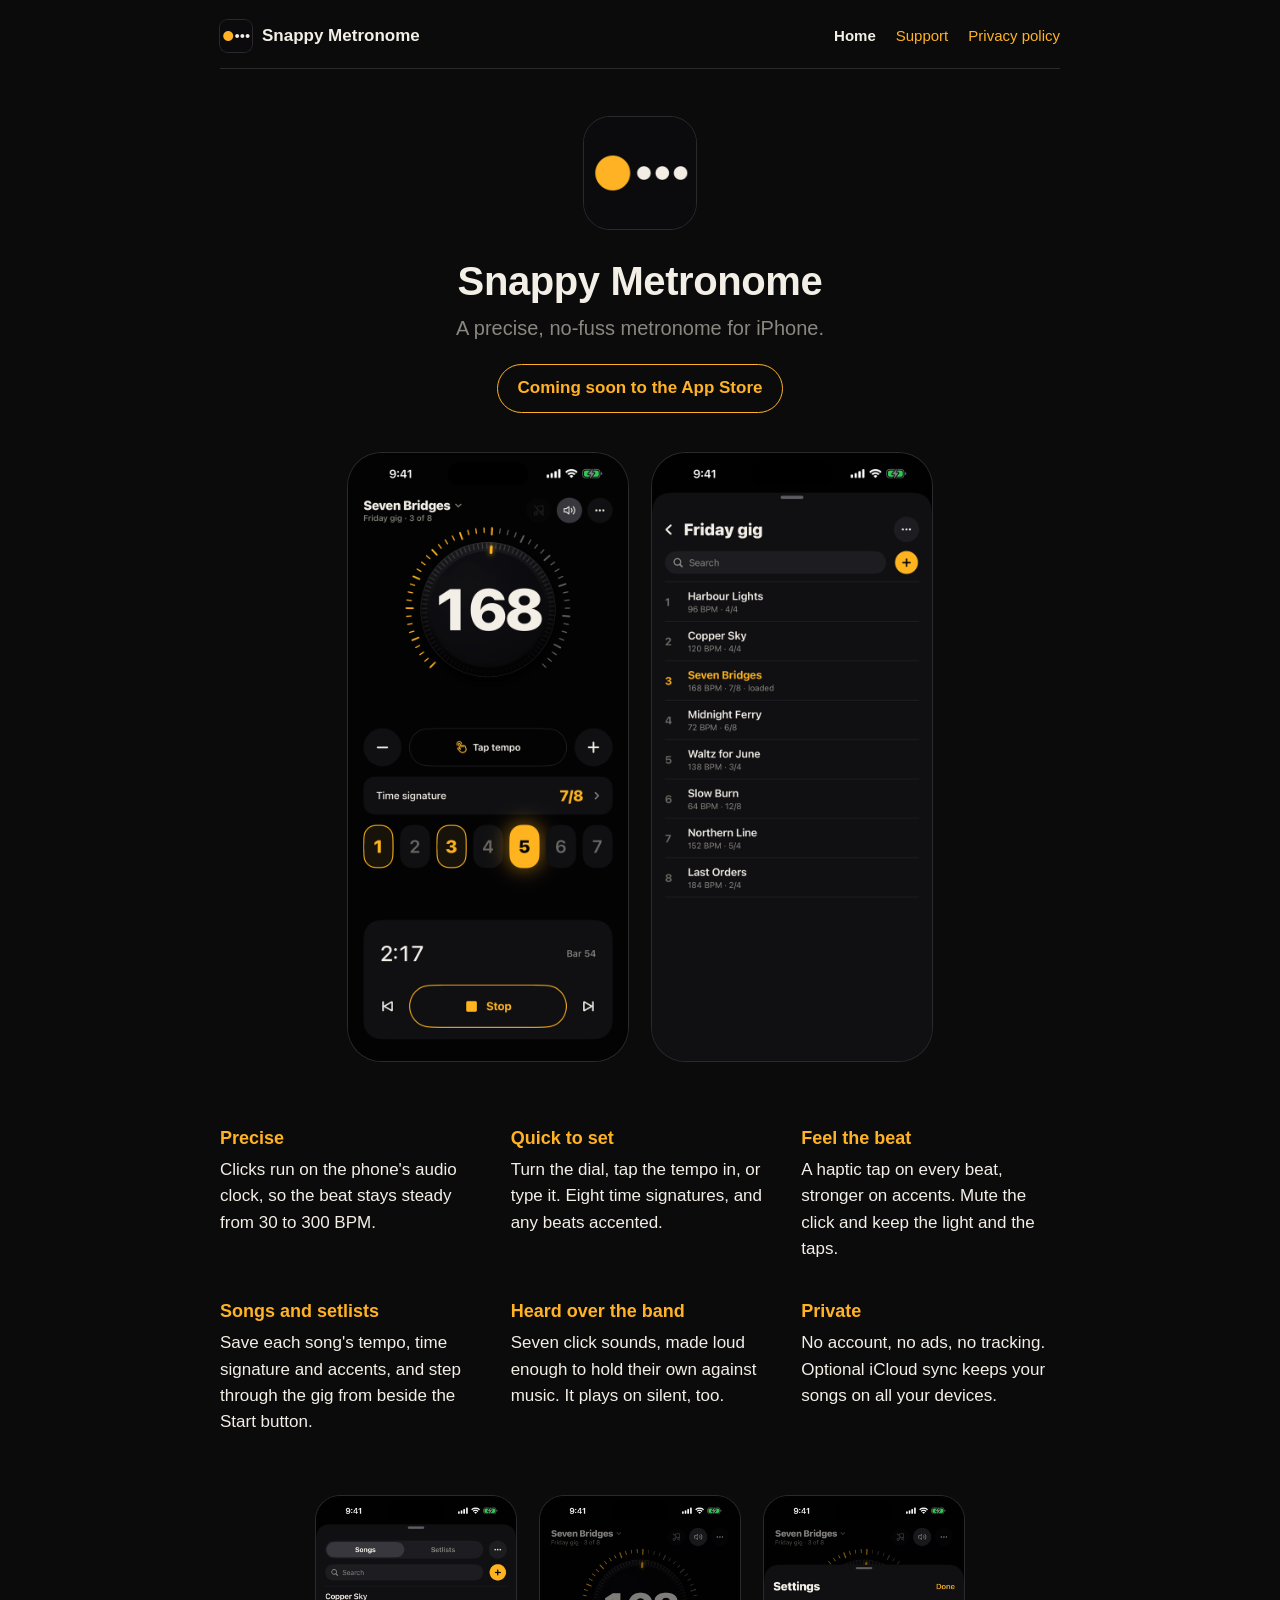
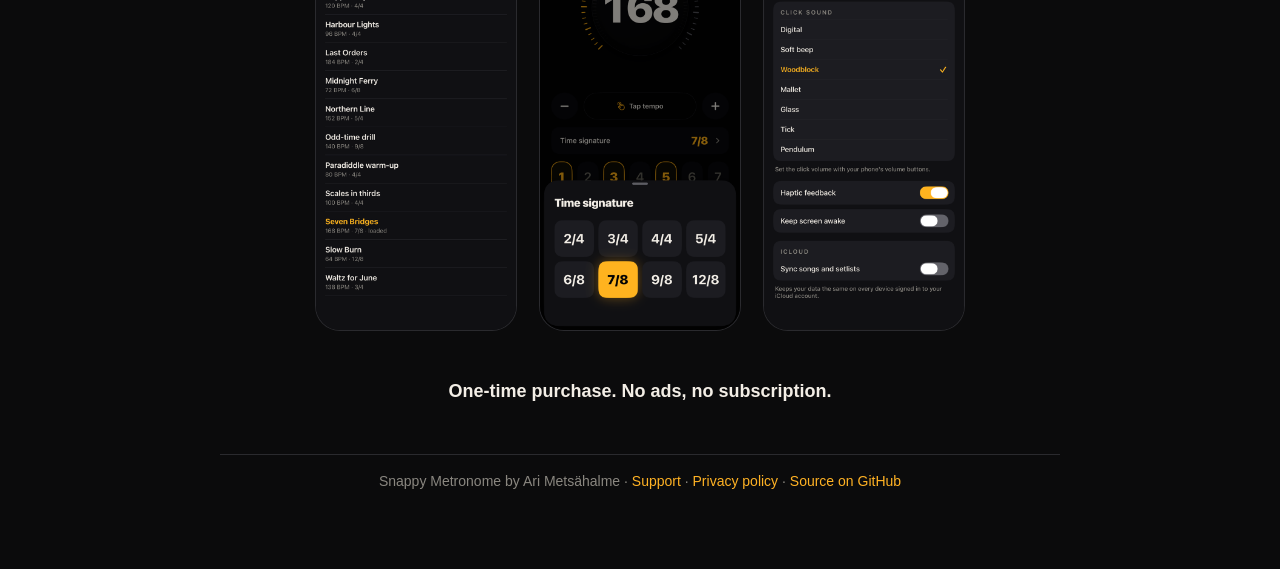
<file: site/index.html>
<!doctype html>
<html lang="en">
  <head>
    <meta charset="utf-8" />
    <meta name="viewport" content="width=device-width, initial-scale=1" />
    <title>Snappy Metronome</title>
    <meta
      name="description"
      content="Snappy Metronome: a precise, no-fuss metronome for iPhone, with songs, setlists and haptics."
    />
    <link rel="icon" href="icon.png" />
    <link rel="apple-touch-icon" href="icon.png" />
    <link rel="stylesheet" href="style.css" />
  </head>
  <body>
    <main>
      <header class="site-header">
        <a class="brand" href="./">
          <img src="icon.png" alt="" />
          Snappy Metronome
        </a>
        <nav>
          <a href="./" aria-current="page">Home</a>
          <a href="support.html">Support</a>
          <a href="privacy.html">Privacy policy</a>
        </nav>
      </header>

      <section class="hero">
        <img class="app-icon" src="icon.png" alt="" />
        <h1>Snappy Metronome</h1>
        <p class="tagline">A precise, no-fuss metronome for iPhone.</p>
        <p class="pill">Coming soon to the App Store</p>
      </section>

      <div class="shots">
        <img
          src="shots/1-playing.png"
          width="660"
          height="1434"
          alt="The metronome playing a 7/8 song at 168 BPM, with the fifth beat lit"
        />
        <img
          src="shots/3-setlist.png"
          width="660"
          height="1434"
          alt="A setlist of eight songs in order"
        />
      </div>

      <div class="features">
        <div>
          <h2>Precise</h2>
          <p>
            Clicks run on the phone's audio clock, so the beat stays steady
            from 30 to 300 BPM.
          </p>
        </div>
        <div>
          <h2>Quick to set</h2>
          <p>
            Turn the dial, tap the tempo in, or type it. Eight time signatures,
            and any beats accented.
          </p>
        </div>
        <div>
          <h2>Feel the beat</h2>
          <p>
            A haptic tap on every beat, stronger on accents. Mute the click and
            keep the light and the taps.
          </p>
        </div>
        <div>
          <h2>Songs and setlists</h2>
          <p>
            Save each song's tempo, time signature and accents, and step
            through the gig from beside the Start button.
          </p>
        </div>
        <div>
          <h2>Heard over the band</h2>
          <p>
            Seven click sounds, made loud enough to hold their own against
            music. It plays on silent, too.
          </p>
        </div>
        <div>
          <h2>Private</h2>
          <p>
            No account, no ads, no tracking. Optional iCloud sync keeps your
            songs on all your devices.
          </p>
        </div>
      </div>

      <div class="shots small">
        <img
          src="shots/2-library.png"
          width="660"
          height="1434"
          loading="lazy"
          alt="The song library"
        />
        <img
          src="shots/4-timeSignature.png"
          width="660"
          height="1434"
          loading="lazy"
          alt="The time signature picker"
        />
        <img
          src="shots/5-settings.png"
          width="660"
          height="1434"
          loading="lazy"
          alt="Settings, with the seven click sounds"
        />
      </div>

      <p class="closing">One-time purchase. No ads, no subscription.</p>

      <footer>
        <p>
          Snappy Metronome by Ari Metsähalme ·
          <a href="support.html">Support</a> ·
          <a href="privacy.html">Privacy policy</a> ·
          <a href="https://github.com/arime/metronome">Source on GitHub</a>
        </p>
      </footer>
    </main>
  </body>
</html>
</file>
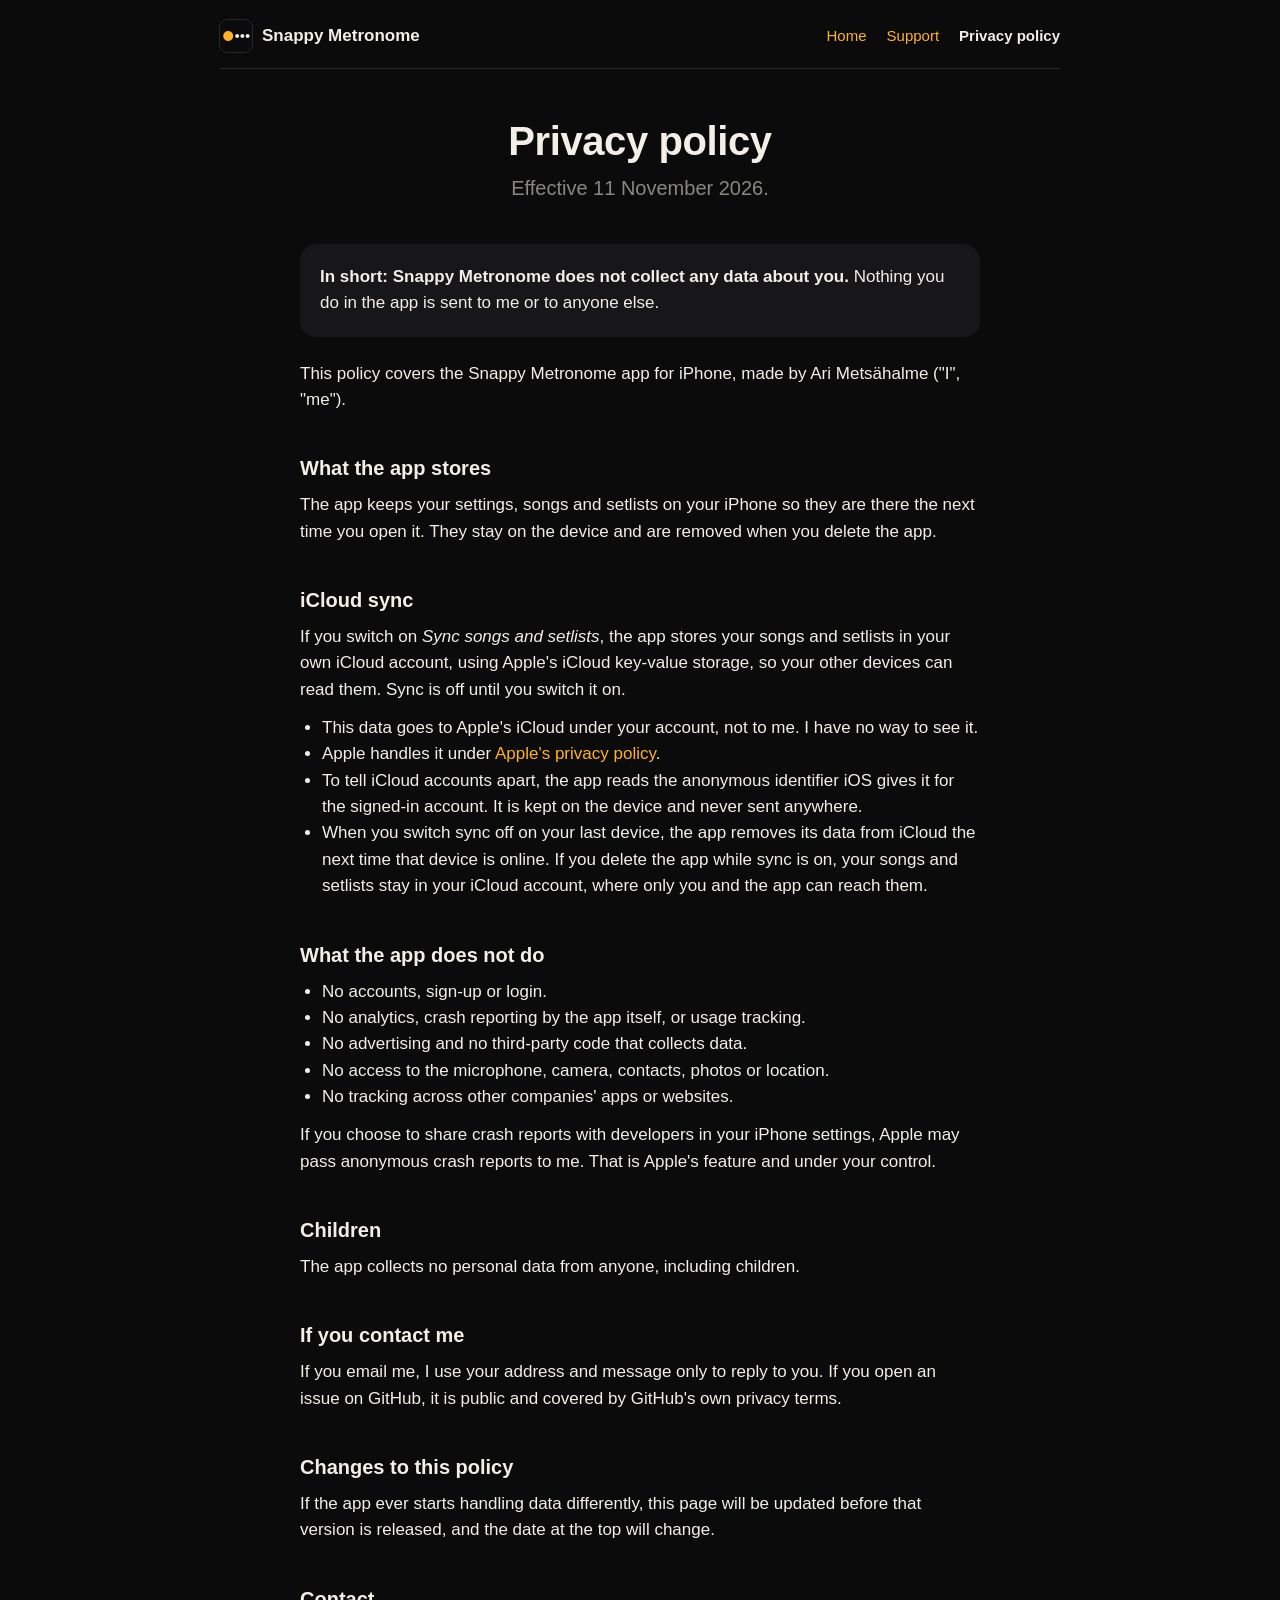
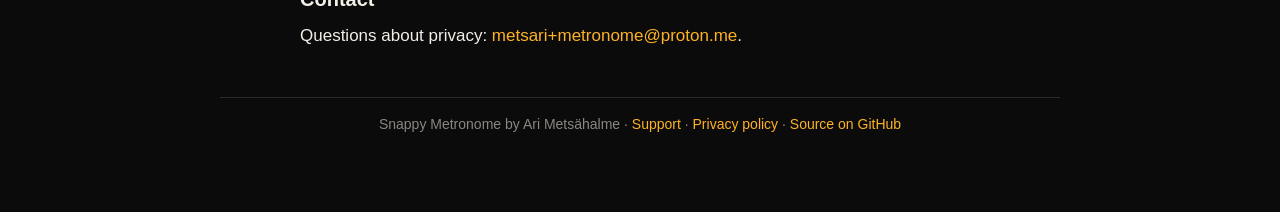
<file: site/privacy.html>
<!doctype html>
<html lang="en">
  <head>
    <meta charset="utf-8" />
    <meta name="viewport" content="width=device-width, initial-scale=1" />
    <title>Snappy Metronome Privacy</title>
    <meta
      name="description"
      content="Privacy policy for Snappy Metronome. The app collects no personal data."
    />
    <link rel="icon" href="icon.png" />
    <link rel="apple-touch-icon" href="icon.png" />
    <link rel="stylesheet" href="style.css" />
  </head>
  <body>
    <main>
      <header class="site-header">
        <a class="brand" href="./">
          <img src="icon.png" alt="" />
          Snappy Metronome
        </a>
        <nav>
          <a href="./">Home</a>
          <a href="support.html">Support</a>
          <a href="privacy.html" aria-current="page">Privacy policy</a>
        </nav>
      </header>

      <section class="hero">
        <h1>Privacy policy</h1>
        <p class="tagline">Effective 11 November 2026.</p>
      </section>

      <div class="prose">

      <div class="card">
        <p>
          <strong
            >In short: Snappy Metronome does not collect any data about
            you.</strong
          >
          Nothing you do in the app is sent to me or to anyone else.
        </p>
      </div>

      <p>
        This policy covers the Snappy Metronome app for iPhone, made by Ari
        Metsähalme ("I", "me").
      </p>

      <h2>What the app stores</h2>
      <p>
        The app keeps your settings, songs and setlists on your iPhone so they
        are there the next time you open it. They stay on the device and are
        removed when you delete the app.
      </p>

      <h2>iCloud sync</h2>
      <p>
        If you switch on <em>Sync songs and setlists</em>, the app stores your
        songs and setlists in your own iCloud account, using Apple's iCloud
        key-value storage, so your other devices can read them. Sync is off
        until you switch it on.
      </p>
      <ul>
        <li>
          This data goes to Apple's iCloud under your account, not to me. I have
          no way to see it.
        </li>
        <li>
          Apple handles it under
          <a href="https://www.apple.com/legal/privacy/"
            >Apple's privacy policy</a
          >.
        </li>
        <li>
          To tell iCloud accounts apart, the app reads the anonymous identifier
          iOS gives it for the signed-in account. It is kept on the device and
          never sent anywhere.
        </li>
        <li>
          When you switch sync off on your last device, the app removes its data
          from iCloud the next time that device is online. If you delete the app
          while sync is on, your songs and setlists stay in your iCloud account,
          where only you and the app can reach them.
        </li>
      </ul>

      <h2>What the app does not do</h2>
      <ul>
        <li>No accounts, sign-up or login.</li>
        <li>
          No analytics, crash reporting by the app itself, or usage tracking.
        </li>
        <li>No advertising and no third-party code that collects data.</li>
        <li>
          No access to the microphone, camera, contacts, photos or location.
        </li>
        <li>No tracking across other companies' apps or websites.</li>
      </ul>
      <p>
        If you choose to share crash reports with developers in your iPhone
        settings, Apple may pass anonymous crash reports to me. That is Apple's
        feature and under your control.
      </p>

      <h2>Children</h2>
      <p>The app collects no personal data from anyone, including children.</p>

      <h2>If you contact me</h2>
      <p>
        If you email me, I use your address and message only to reply to you. If
        you open an issue on GitHub, it is public and covered by GitHub's own
        privacy terms.
      </p>

      <h2>Changes to this policy</h2>
      <p>
        If the app ever starts handling data differently, this page will be
        updated before that version is released, and the date at the top will
        change.
      </p>

      <h2>Contact</h2>
      <p>
        Questions about privacy:
        <a href="mailto:metsari+metronome@proton.me">metsari+metronome@proton.me</a>.
      </p>

      </div>

      <footer>
        <p>
          Snappy Metronome by Ari Metsähalme ·
          <a href="support.html">Support</a> ·
          <a href="privacy.html">Privacy policy</a> ·
          <a href="https://github.com/arime/metronome">Source on GitHub</a>
        </p>
      </footer>
    </main>
  </body>
</html>
</file>
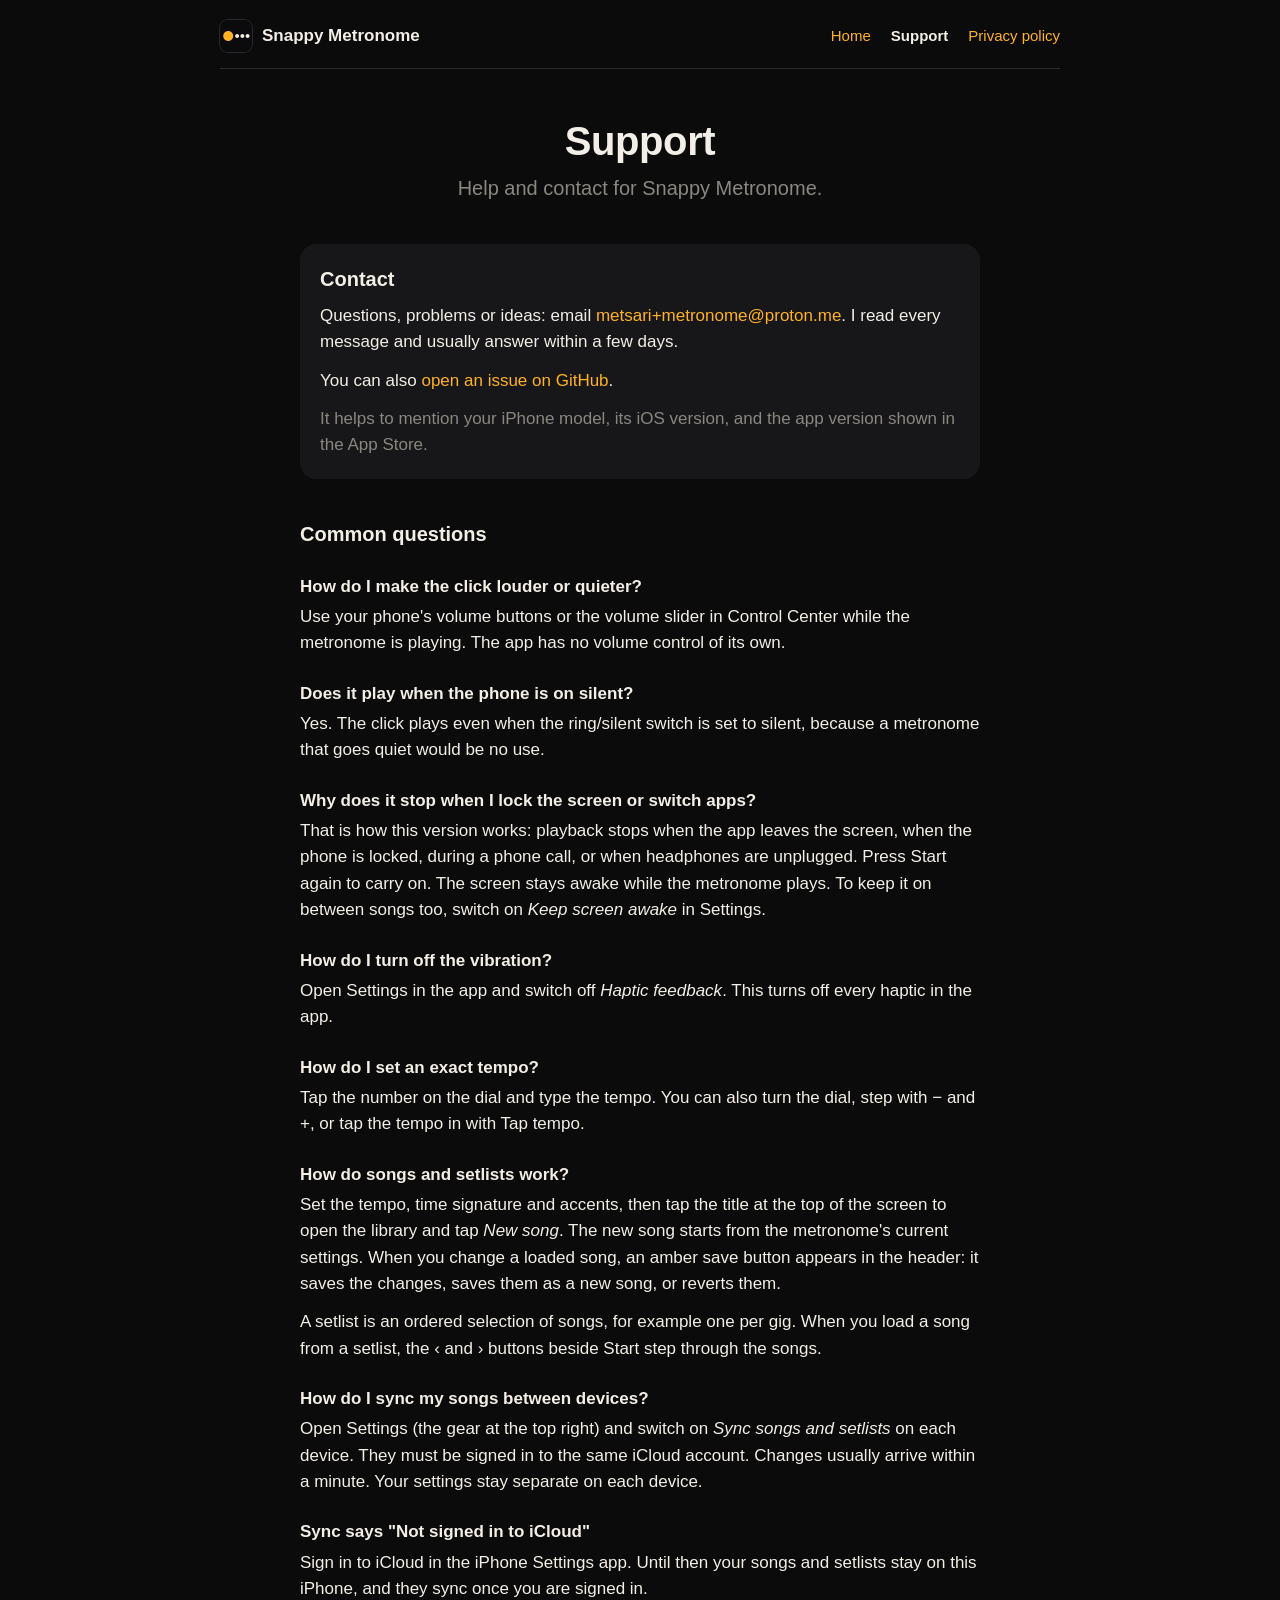
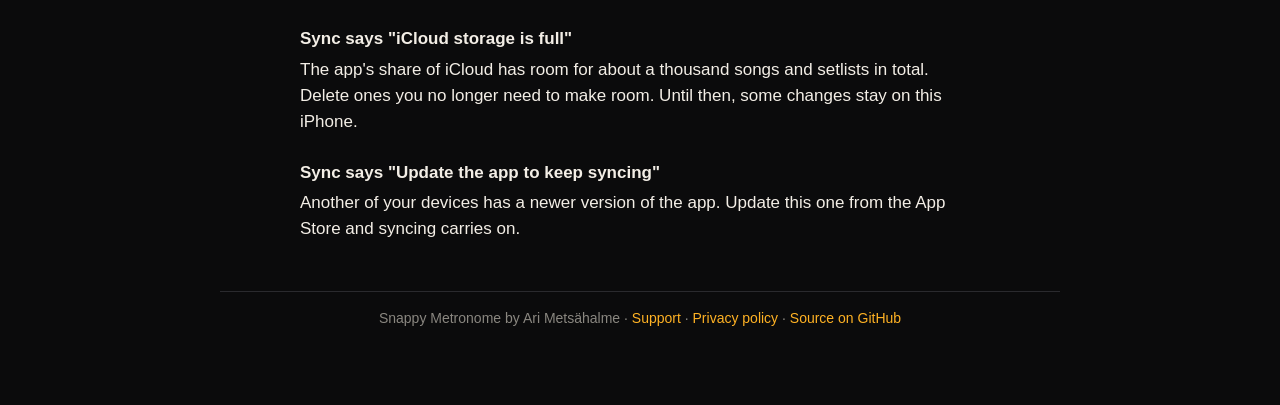
<file: site/support.html>
<!doctype html>
<html lang="en">
  <head>
    <meta charset="utf-8" />
    <meta name="viewport" content="width=device-width, initial-scale=1" />
    <title>Snappy Metronome Support</title>
    <meta
      name="description"
      content="Help and contact for Snappy Metronome, a metronome for iPhone."
    />
    <link rel="icon" href="icon.png" />
    <link rel="apple-touch-icon" href="icon.png" />
    <link rel="stylesheet" href="style.css" />
  </head>
  <body>
    <main>
      <header class="site-header">
        <a class="brand" href="./">
          <img src="icon.png" alt="" />
          Snappy Metronome
        </a>
        <nav>
          <a href="./">Home</a>
          <a href="support.html" aria-current="page">Support</a>
          <a href="privacy.html">Privacy policy</a>
        </nav>
      </header>

      <section class="hero">
        <h1>Support</h1>
        <p class="tagline">Help and contact for Snappy Metronome.</p>
      </section>

      <div class="prose">

      <div class="card">
        <h2 style="margin-top: 0">Contact</h2>
        <p>
          Questions, problems or ideas: email
          <a href="mailto:metsari+metronome@proton.me">metsari+metronome@proton.me</a>. I read every
          message and usually answer within a few days.
        </p>
        <p>
          You can also
          <a href="https://github.com/arime/metronome/issues"
            >open an issue on GitHub</a
          >.
        </p>
        <p class="muted">
          It helps to mention your iPhone model, its iOS version, and the app
          version shown in the App Store.
        </p>
      </div>

      <h2>Common questions</h2>

      <h3>How do I make the click louder or quieter?</h3>
      <p>
        Use your phone's volume buttons or the volume slider in Control Center
        while the metronome is playing. The app has no volume control of its
        own.
      </p>

      <h3>Does it play when the phone is on silent?</h3>
      <p>
        Yes. The click plays even when the ring/silent switch is set to silent,
        because a metronome that goes quiet would be no use.
      </p>

      <h3>Why does it stop when I lock the screen or switch apps?</h3>
      <p>
        That is how this version works: playback stops when the app leaves the
        screen, when the phone is locked, during a phone call, or when
        headphones are unplugged. Press Start again to carry on. The screen
        stays awake while the metronome plays. To keep it on between songs
        too, switch on <em>Keep screen awake</em> in Settings.
      </p>

      <h3>How do I turn off the vibration?</h3>
      <p>
        Open Settings in the app and switch off <em>Haptic feedback</em>. This
        turns off every haptic in the app.
      </p>

      <h3>How do I set an exact tempo?</h3>
      <p>
        Tap the number on the dial and type the tempo. You can also turn the
        dial, step with − and +, or tap the tempo in with Tap tempo.
      </p>

      <h3>How do songs and setlists work?</h3>
      <p>
        Set the tempo, time signature and accents, then tap the title at the top
        of the screen to open the library and tap <em>New song</em>. The new
        song starts from the metronome's current settings. When you change a
        loaded song, an amber save button appears in the header: it saves the
        changes, saves them as a new song, or reverts them.
      </p>
      <p>
        A setlist is an ordered selection of songs, for example one per gig.
        When you load a song from a setlist, the ‹ and › buttons beside Start
        step through the songs.
      </p>

      <h3>How do I sync my songs between devices?</h3>
      <p>
        Open Settings (the gear at the top right) and switch on
        <em>Sync songs and setlists</em> on each device. They must be signed
        in to the same iCloud account. Changes usually arrive within a minute.
        Your settings stay separate on each device.
      </p>

      <h3>Sync says "Not signed in to iCloud"</h3>
      <p>
        Sign in to iCloud in the iPhone Settings app. Until then your songs
        and setlists stay on this iPhone, and they sync once you are signed in.
      </p>

      <h3>Sync says "iCloud storage is full"</h3>
      <p>
        The app's share of iCloud has room for about a thousand songs and
        setlists in total. Delete ones you no longer need to make room. Until
        then, some changes stay on this iPhone.
      </p>

      <h3>Sync says "Update the app to keep syncing"</h3>
      <p>
        Another of your devices has a newer version of the app. Update this one
        from the App Store and syncing carries on.
      </p>

      </div>

      <footer>
        <p>
          Snappy Metronome by Ari Metsähalme ·
          <a href="support.html">Support</a> ·
          <a href="privacy.html">Privacy policy</a> ·
          <a href="https://github.com/arime/metronome">Source on GitHub</a>
        </p>
      </footer>
    </main>
  </body>
</html>
</file>
<file: site/style.css>
:root {
  --ink: #0b0b0c;
  --surface: #17171a;
  --line: #2a2a2e;
  --dial-white: #f3eee6;
  --muted: #8a8780;
  --amber: #ffb224;
  color-scheme: dark;
}

* {
  box-sizing: border-box;
}

body {
  margin: 0;
  background: var(--ink);
  color: var(--dial-white);
  font: 17px/1.55 -apple-system, BlinkMacSystemFont, "SF Pro Text", "Helvetica Neue", Arial, sans-serif;
  -webkit-text-size-adjust: 100%;
}

/* Every page: the same column, top bar, title block and footer. */

main {
  max-width: 880px;
  margin: 0 auto;
  padding: 20px 20px 64px;
}

.site-header {
  display: flex;
  align-items: center;
  justify-content: space-between;
  flex-wrap: wrap;
  gap: 12px 24px;
  padding-bottom: 16px;
  border-bottom: 1px solid var(--line);
}

.brand {
  display: flex;
  align-items: center;
  gap: 10px;
  color: var(--dial-white);
  font-weight: 700;
}

.brand:hover,
.brand:focus-visible {
  text-decoration: none;
}

.brand img {
  width: 32px;
  height: 32px;
  border-radius: 8px;
  box-shadow: 0 0 0 1px var(--line);
}

nav {
  display: flex;
  gap: 20px;
  font-size: 15px;
}

.hero {
  text-align: center;
  margin: 48px 0 40px;
}

/* Running text on the support and privacy pages. */
.prose {
  max-width: 680px;
  margin: 0 auto;
}

h1 {
  margin: 0;
  font-size: 40px;
  line-height: 1.2;
  font-weight: 800;
  letter-spacing: -0.01em;
}

h2 {
  margin: 40px 0 8px;
  font-size: 20px;
  font-weight: 700;
}

h3 {
  margin: 24px 0 4px;
  font-size: 17px;
  font-weight: 600;
}

p,
ul {
  margin: 0 0 12px;
}

ul {
  padding-left: 22px;
}

a {
  color: var(--amber);
  text-decoration: none;
}

a:hover,
a:focus-visible {
  text-decoration: underline;
}

nav a[aria-current="page"] {
  color: var(--dial-white);
  font-weight: 600;
}

.card {
  background: var(--surface);
  border-radius: 16px;
  padding: 20px;
  margin: 24px 0;
}

.card p:last-child {
  margin-bottom: 0;
}

.muted {
  color: var(--muted);
}

/* Home page */

.hero .app-icon {
  width: 112px;
  height: 112px;
  border-radius: 26px;
  box-shadow: 0 0 0 1px var(--line);
  margin-bottom: 20px;
}

.hero h1 {
  font-size: 40px;
}

.tagline {
  margin: 8px 0 20px;
  font-size: 20px;
  color: var(--muted);
}

.pill {
  display: inline-block;
  margin: 0;
  padding: 10px 20px;
  border: 1.5px solid var(--amber);
  border-radius: 999px;
  color: var(--amber);
  font-weight: 600;
}

.shots {
  display: flex;
  justify-content: center;
  gap: 24px;
  margin: 0 0 48px;
}

.shots img {
  width: 100%;
  max-width: 280px;
  height: auto;
  min-width: 0;
  border-radius: 12% / 5.5%;
  box-shadow: 0 0 0 1px var(--line);
}

.shots.small img {
  max-width: 200px;
}

.features {
  display: grid;
  grid-template-columns: repeat(auto-fit, minmax(240px, 1fr));
  gap: 8px 32px;
  margin: 0 0 48px;
}

.features h2 {
  margin: 16px 0 4px;
  color: var(--amber);
  font-size: 18px;
}

.features p {
  color: var(--dial-white);
}

.closing {
  text-align: center;
  font-size: 18px;
  font-weight: 600;
}

footer {
  margin-top: 48px;
  padding-top: 16px;
  border-top: 1px solid var(--line);
  color: var(--muted);
  font-size: 14px;
  text-align: center;
}
</file>
